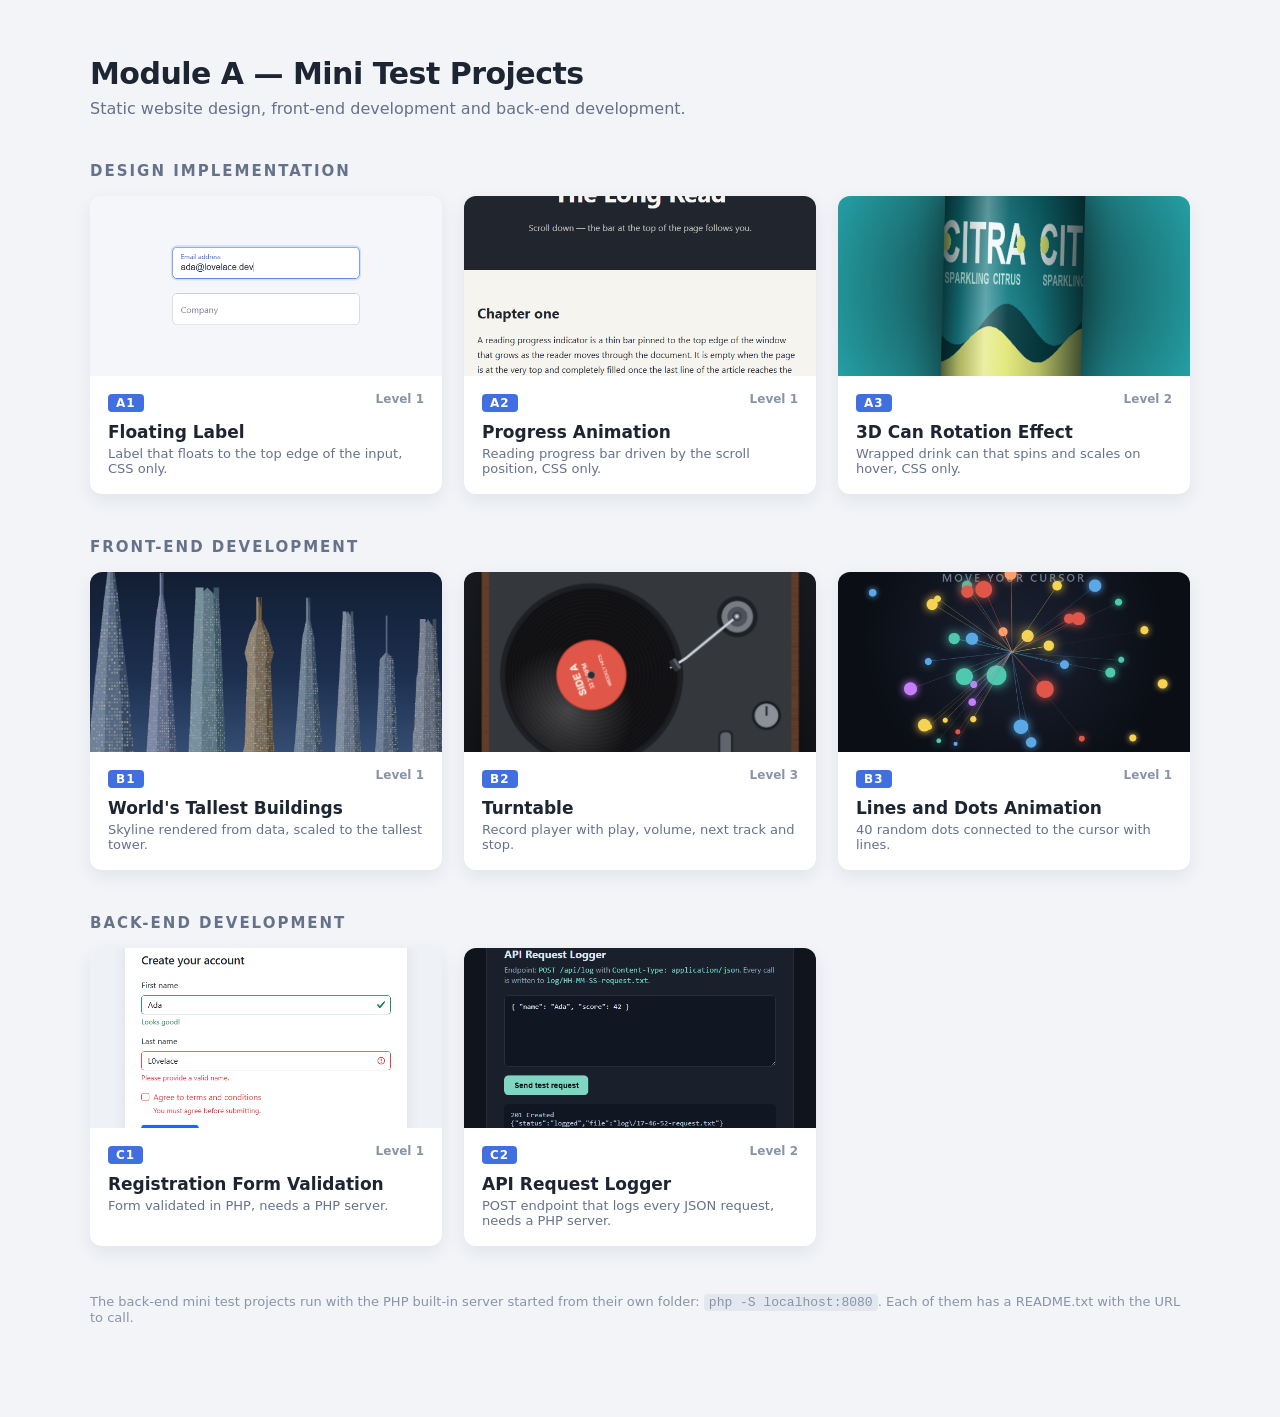
<file: index.html>
<!doctype html>
<html lang="en">
<head>
  <meta charset="utf-8">
  <meta name="viewport" content="width=device-width, initial-scale=1">
  <title>Module A — Mini Test Projects</title>
  <style>
    * {
      box-sizing: border-box;
    }

    body {
      margin: 0;
      padding: 56px 24px 80px;
      font-family: "Segoe UI", system-ui, sans-serif;
      color: #1d2532;
      background: #f2f4f8;
    }

    header {
      max-width: 1100px;
      margin: 0 auto 40px;
    }

    h1 {
      margin: 0 0 8px;
      font-size: 30px;
      letter-spacing: -0.5px;
    }

    header p {
      margin: 0;
      color: #66718a;
    }

    h2 {
      max-width: 1100px;
      margin: 44px auto 16px;
      font-size: 15px;
      font-weight: 600;
      letter-spacing: 2px;
      text-transform: uppercase;
      color: #66718a;
    }

    .grid {
      max-width: 1100px;
      margin: 0 auto;
      display: grid;
      grid-template-columns: repeat(auto-fill, minmax(300px, 1fr));
      gap: 22px;
    }

    .card {
      display: block;
      text-decoration: none;
      color: inherit;
      background: #fff;
      border-radius: 12px;
      overflow: hidden;
      box-shadow: 0 6px 18px rgba(29, 37, 50, 0.08);
      transition: transform 0.15s ease, box-shadow 0.15s ease;
    }

    .card:hover {
      transform: translateY(-3px);
      box-shadow: 0 12px 26px rgba(29, 37, 50, 0.16);
    }

    .card img {
      display: block;
      width: 100%;
      height: 180px;
      object-fit: cover;
      object-position: center;
      background: #dde2ec;
    }

    .card__body {
      padding: 16px 18px 18px;
    }

    .card__id {
      display: inline-block;
      padding: 2px 8px;
      font-size: 12px;
      font-weight: 700;
      letter-spacing: 1px;
      color: #fff;
      background: #3f6fe0;
      border-radius: 4px;
    }

    .card__level {
      float: right;
      font-size: 12px;
      font-weight: 600;
      color: #8a94a8;
    }

    .card__title {
      margin: 10px 0 4px;
      font-size: 17px;
      font-weight: 600;
    }

    .card__note {
      margin: 0;
      font-size: 13px;
      color: #66718a;
    }

    footer {
      max-width: 1100px;
      margin: 48px auto 0;
      font-size: 13px;
      color: #8a94a8;
    }

    code {
      padding: 1px 5px;
      background: #e3e7f0;
      border-radius: 4px;
    }
  </style>
</head>
<body>

  <header>
    <h1>Module A — Mini Test Projects</h1>
    <p>Static website design, front-end development and back-end development.</p>
  </header>

  <h2>Design implementation</h2>
  <div class="grid">
    <a class="card" href="A1/index.html">
      <img src="thumbnails/A1.png" alt="A1 — Floating Label">
      <div class="card__body">
        <span class="card__id">A1</span><span class="card__level">Level 1</span>
        <p class="card__title">Floating Label</p>
        <p class="card__note">Label that floats to the top edge of the input, CSS only.</p>
      </div>
    </a>

    <a class="card" href="A2/index.html">
      <img src="thumbnails/A2.png" alt="A2 — Progress Animation">
      <div class="card__body">
        <span class="card__id">A2</span><span class="card__level">Level 1</span>
        <p class="card__title">Progress Animation</p>
        <p class="card__note">Reading progress bar driven by the scroll position, CSS only.</p>
      </div>
    </a>

    <a class="card" href="A3/index.html">
      <img src="thumbnails/A3.png" alt="A3 — 3D Can Rotation Effect">
      <div class="card__body">
        <span class="card__id">A3</span><span class="card__level">Level 2</span>
        <p class="card__title">3D Can Rotation Effect</p>
        <p class="card__note">Wrapped drink can that spins and scales on hover, CSS only.</p>
      </div>
    </a>
  </div>

  <h2>Front-end development</h2>
  <div class="grid">
    <a class="card" href="B1/index.html">
      <img src="thumbnails/B1.png" alt="B1 — World's Tallest Buildings">
      <div class="card__body">
        <span class="card__id">B1</span><span class="card__level">Level 1</span>
        <p class="card__title">World's Tallest Buildings</p>
        <p class="card__note">Skyline rendered from data, scaled to the tallest tower.</p>
      </div>
    </a>

    <a class="card" href="B2/index.html">
      <img src="thumbnails/B2.png" alt="B2 — Turntable">
      <div class="card__body">
        <span class="card__id">B2</span><span class="card__level">Level 3</span>
        <p class="card__title">Turntable</p>
        <p class="card__note">Record player with play, volume, next track and stop.</p>
      </div>
    </a>

    <a class="card" href="B3/index.html">
      <img src="thumbnails/B3.png" alt="B3 — Lines and Dots Animation">
      <div class="card__body">
        <span class="card__id">B3</span><span class="card__level">Level 1</span>
        <p class="card__title">Lines and Dots Animation</p>
        <p class="card__note">40 random dots connected to the cursor with lines.</p>
      </div>
    </a>
  </div>

  <h2>Back-end development</h2>
  <div class="grid">
    <a class="card" href="C1/index.php">
      <img src="thumbnails/C1.png" alt="C1 — Registration Form Validation">
      <div class="card__body">
        <span class="card__id">C1</span><span class="card__level">Level 1</span>
        <p class="card__title">Registration Form Validation</p>
        <p class="card__note">Form validated in PHP, needs a PHP server.</p>
      </div>
    </a>

    <a class="card" href="C2/">
      <img src="thumbnails/C2.png" alt="C2 — API Request Logger">
      <div class="card__body">
        <span class="card__id">C2</span><span class="card__level">Level 2</span>
        <p class="card__title">API Request Logger</p>
        <p class="card__note">POST endpoint that logs every JSON request, needs a PHP server.</p>
      </div>
    </a>
  </div>

  <footer>
    <p>The back-end mini test projects run with the PHP built-in server started from their
      own folder: <code>php -S localhost:8080</code>. Each of them has a README.txt with the
      URL to call.</p>
  </footer>

</body>
</html>
</file>
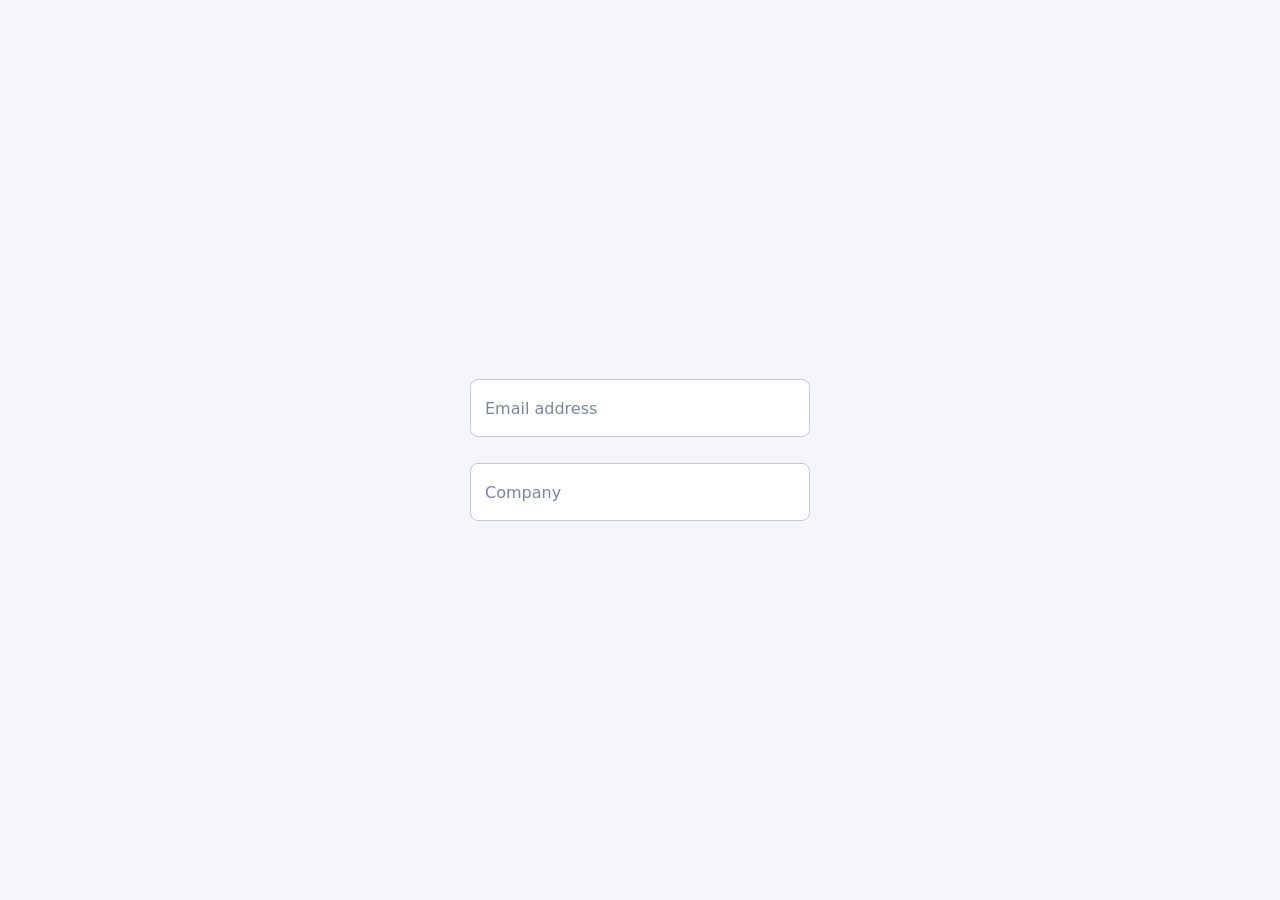
<file: A1/index.html>
<!doctype html>
<html lang="en">
<head>
  <meta charset="utf-8">
  <meta name="viewport" content="width=device-width, initial-scale=1">
  <title>A1 — Floating Label</title>
  <link rel="stylesheet" href="style.css">
</head>
<body>

  <form class="form">
    <div class="field">
      <!-- the empty placeholder makes :placeholder-shown usable as "the input is empty" -->
      <input type="text" id="email" name="email" placeholder=" " autocomplete="off">
      <label for="email">Email address</label>
    </div>

    <div class="field">
      <input type="text" id="company" name="company" placeholder=" " autocomplete="off">
      <label for="company">Company</label>
    </div>
  </form>

</body>
</html>
</file>
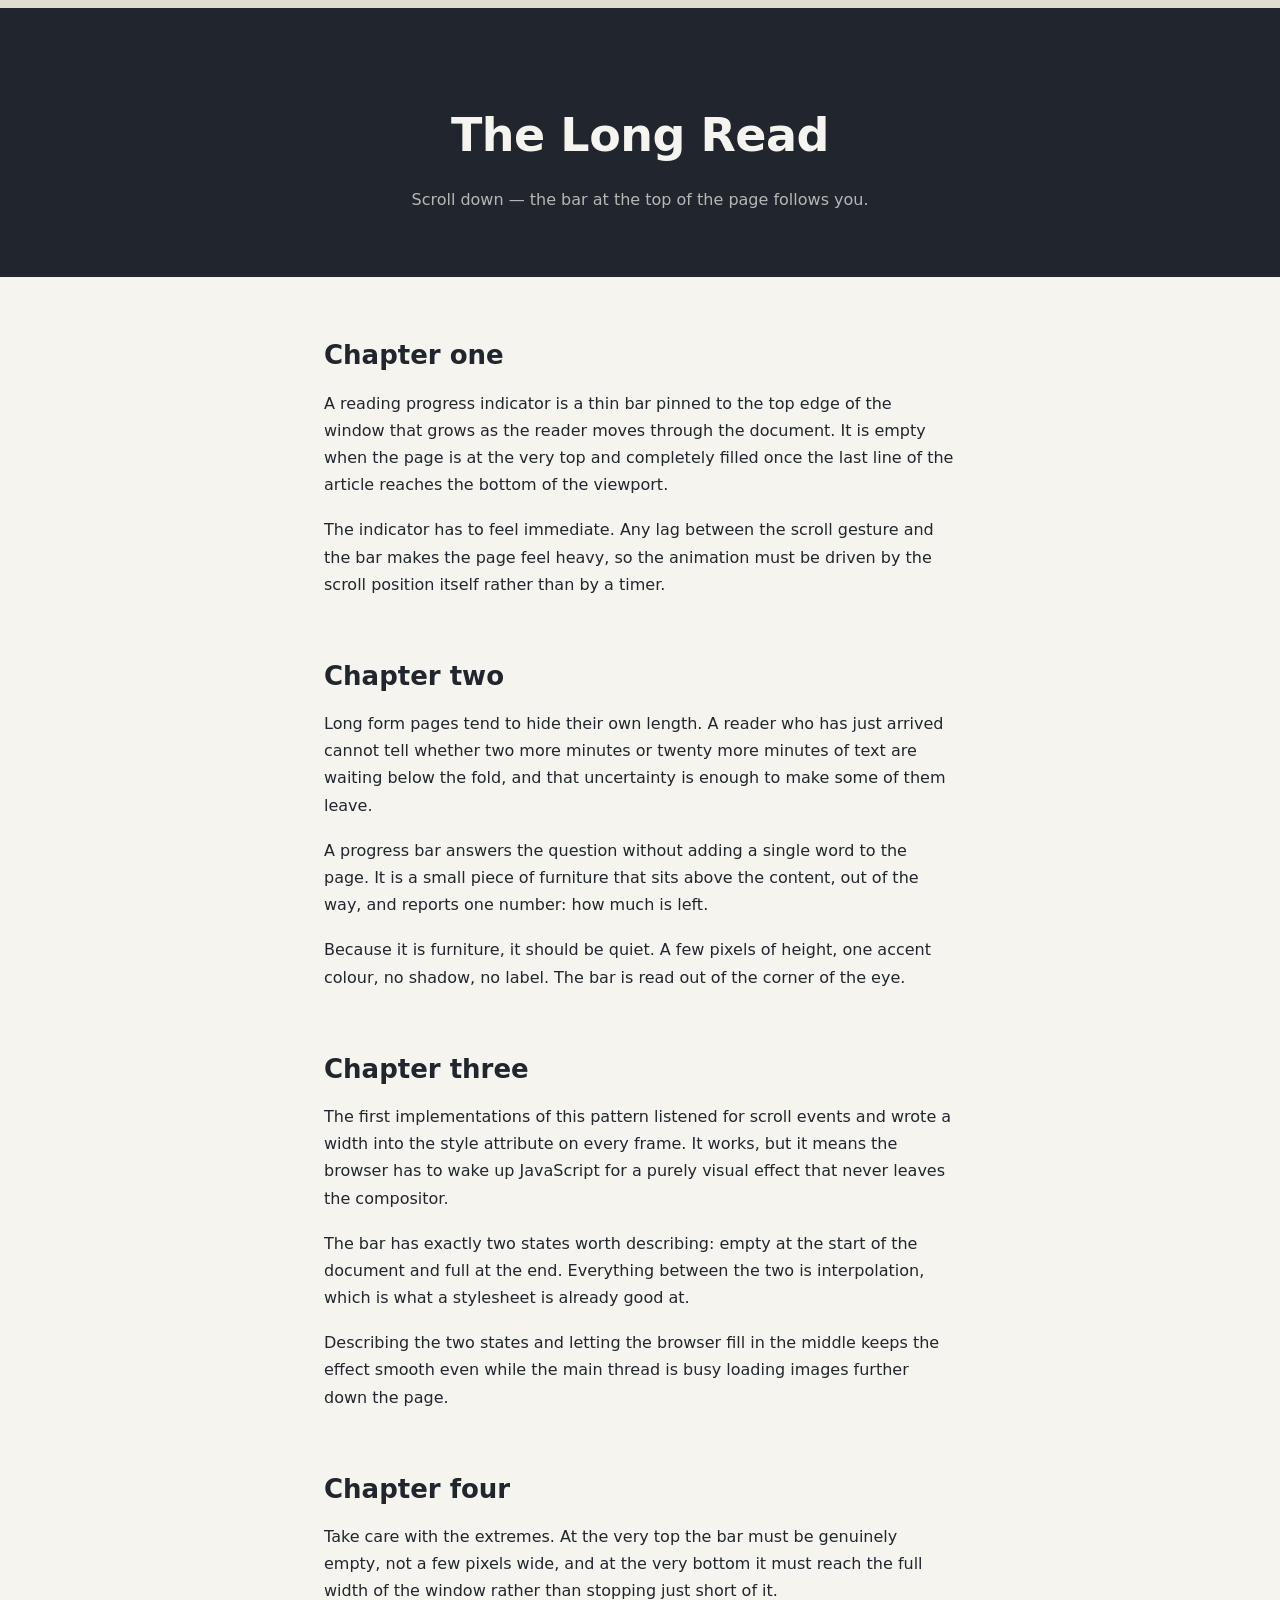
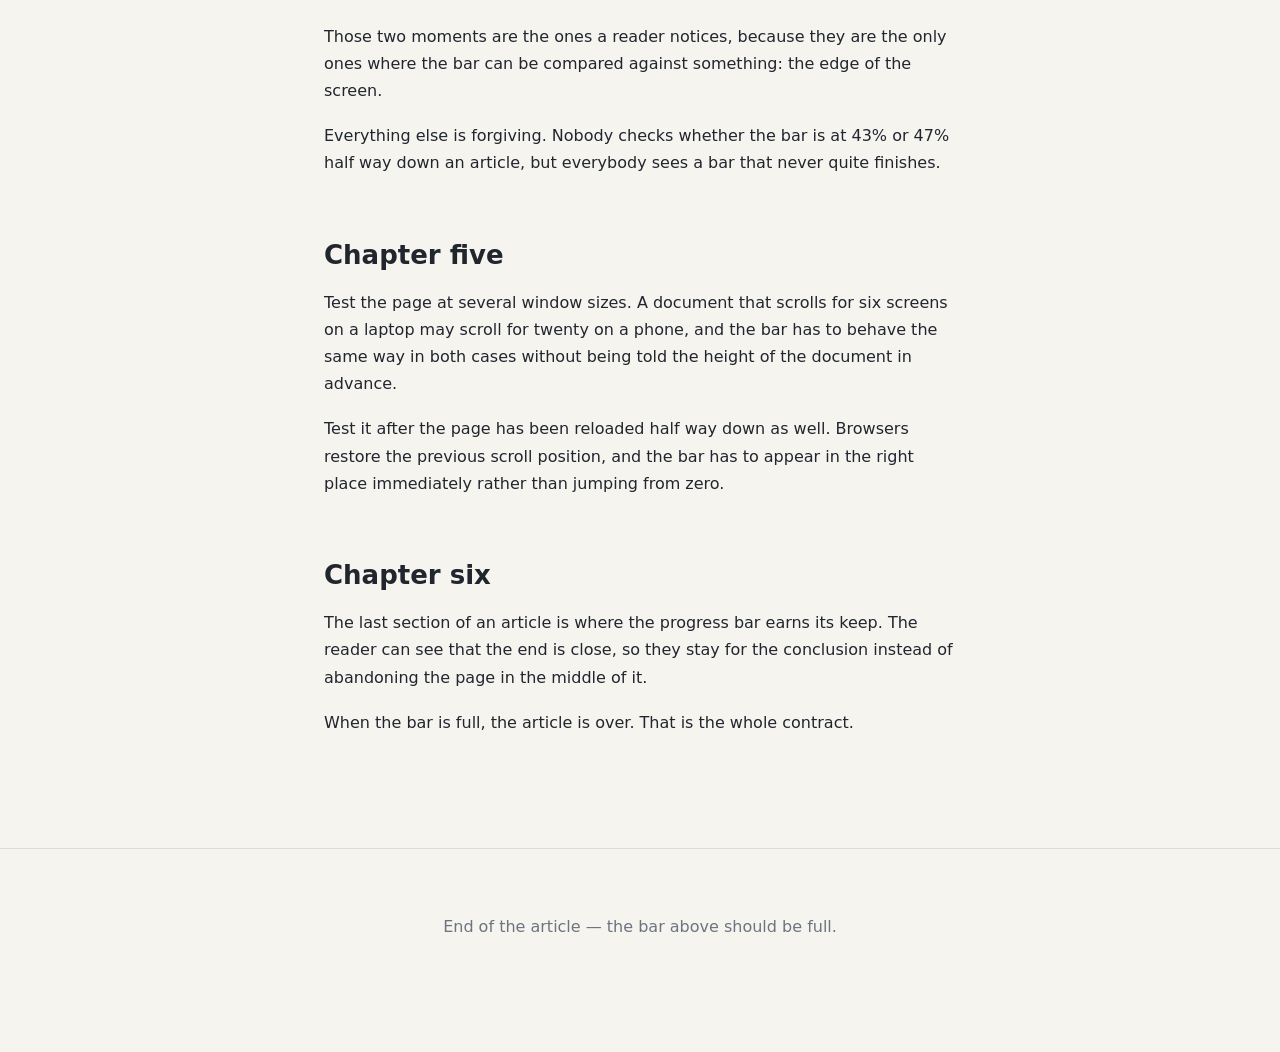
<file: A2/index.html>
<!doctype html>
<html lang="en">
<head>
  <meta charset="utf-8">
  <meta name="viewport" content="width=device-width, initial-scale=1">
  <title>A2 — Progress Animation</title>
  <link rel="stylesheet" href="style.css">
</head>
<body>

  <div class="progress">
    <div class="progress__bar"></div>
  </div>

  <header class="hero">
    <h1>The Long Read</h1>
    <p>Scroll down — the bar at the top of the page follows you.</p>
  </header>

  <main class="article">
    <section>
      <h2>Chapter one</h2>
      <p>A reading progress indicator is a thin bar pinned to the top edge of the window
        that grows as the reader moves through the document. It is empty when the page is
        at the very top and completely filled once the last line of the article reaches
        the bottom of the viewport.</p>
      <p>The indicator has to feel immediate. Any lag between the scroll gesture and the
        bar makes the page feel heavy, so the animation must be driven by the scroll
        position itself rather than by a timer.</p>
    </section>

    <section>
      <h2>Chapter two</h2>
      <p>Long form pages tend to hide their own length. A reader who has just arrived
        cannot tell whether two more minutes or twenty more minutes of text are waiting
        below the fold, and that uncertainty is enough to make some of them leave.</p>
      <p>A progress bar answers the question without adding a single word to the page. It
        is a small piece of furniture that sits above the content, out of the way, and
        reports one number: how much is left.</p>
      <p>Because it is furniture, it should be quiet. A few pixels of height, one accent
        colour, no shadow, no label. The bar is read out of the corner of the eye.</p>
    </section>

    <section>
      <h2>Chapter three</h2>
      <p>The first implementations of this pattern listened for scroll events and wrote a
        width into the style attribute on every frame. It works, but it means the browser
        has to wake up JavaScript for a purely visual effect that never leaves the
        compositor.</p>
      <p>The bar has exactly two states worth describing: empty at the start of the
        document and full at the end. Everything between the two is interpolation, which
        is what a stylesheet is already good at.</p>
      <p>Describing the two states and letting the browser fill in the middle keeps the
        effect smooth even while the main thread is busy loading images further down the
        page.</p>
    </section>

    <section>
      <h2>Chapter four</h2>
      <p>Take care with the extremes. At the very top the bar must be genuinely empty, not
        a few pixels wide, and at the very bottom it must reach the full width of the
        window rather than stopping just short of it.</p>
      <p>Those two moments are the ones a reader notices, because they are the only ones
        where the bar can be compared against something: the edge of the screen.</p>
      <p>Everything else is forgiving. Nobody checks whether the bar is at 43% or 47% half
        way down an article, but everybody sees a bar that never quite finishes.</p>
    </section>

    <section>
      <h2>Chapter five</h2>
      <p>Test the page at several window sizes. A document that scrolls for six screens on
        a laptop may scroll for twenty on a phone, and the bar has to behave the same way
        in both cases without being told the height of the document in advance.</p>
      <p>Test it after the page has been reloaded half way down as well. Browsers restore
        the previous scroll position, and the bar has to appear in the right place
        immediately rather than jumping from zero.</p>
    </section>

    <section>
      <h2>Chapter six</h2>
      <p>The last section of an article is where the progress bar earns its keep. The
        reader can see that the end is close, so they stay for the conclusion instead of
        abandoning the page in the middle of it.</p>
      <p>When the bar is full, the article is over. That is the whole contract.</p>
    </section>
  </main>

  <footer class="foot">
    <p>End of the article — the bar above should be full.</p>
  </footer>

</body>
</html>
</file>
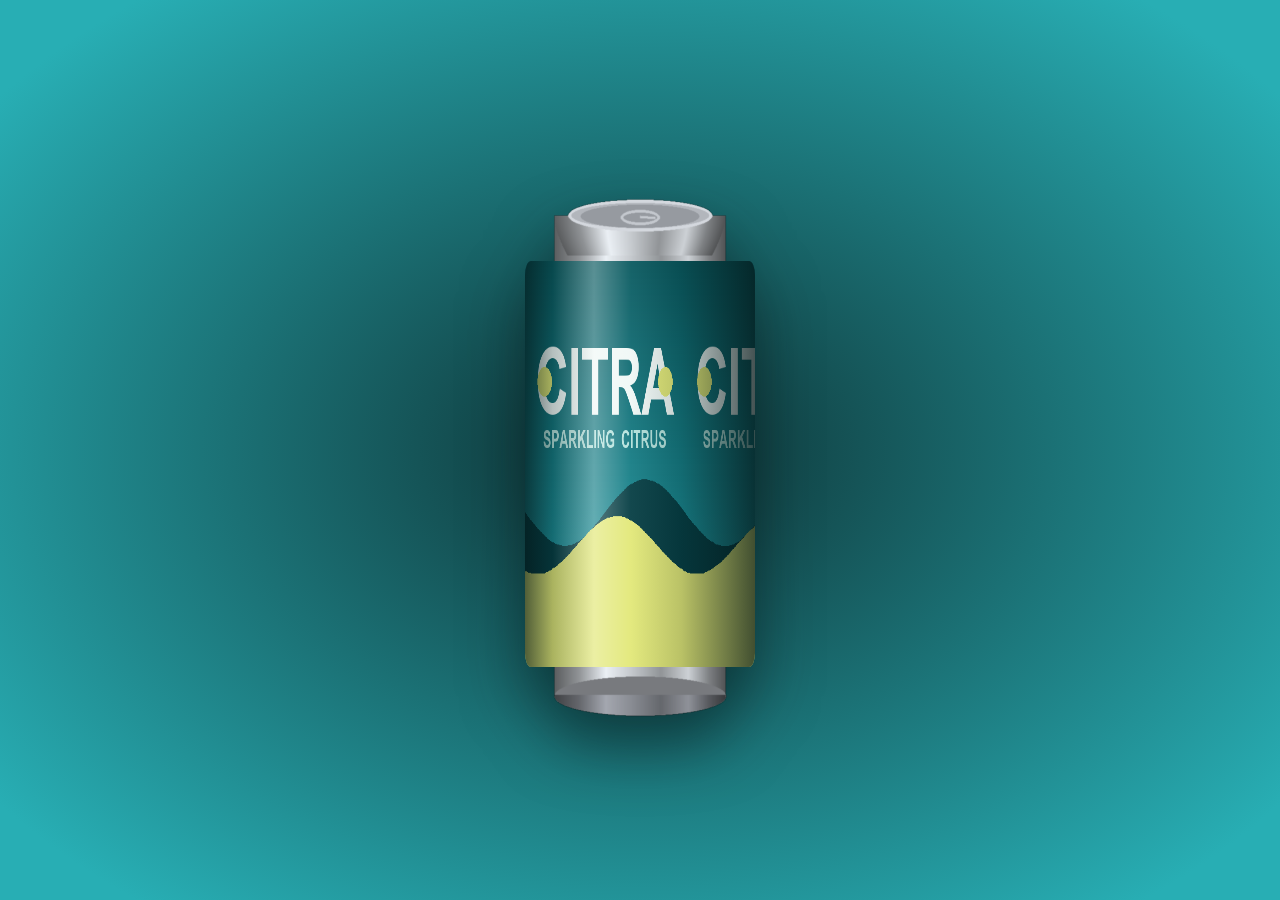
<file: A3/index.html>
<!doctype html>
<html lang="en">
<head>
  <meta charset="utf-8">
  <meta name="viewport" content="width=device-width, initial-scale=1">
  <title>A3 — 3D Can Rotation Effect</title>
  <link rel="stylesheet" href="style.css">
</head>
<body>

  <div class="stage">
    <div class="can">
      <img class="can__body" src="can.png" alt="Drink can">
      <div class="can__label"></div>
      <div class="can__gloss"></div>
    </div>
  </div>

</body>
</html>
</file>
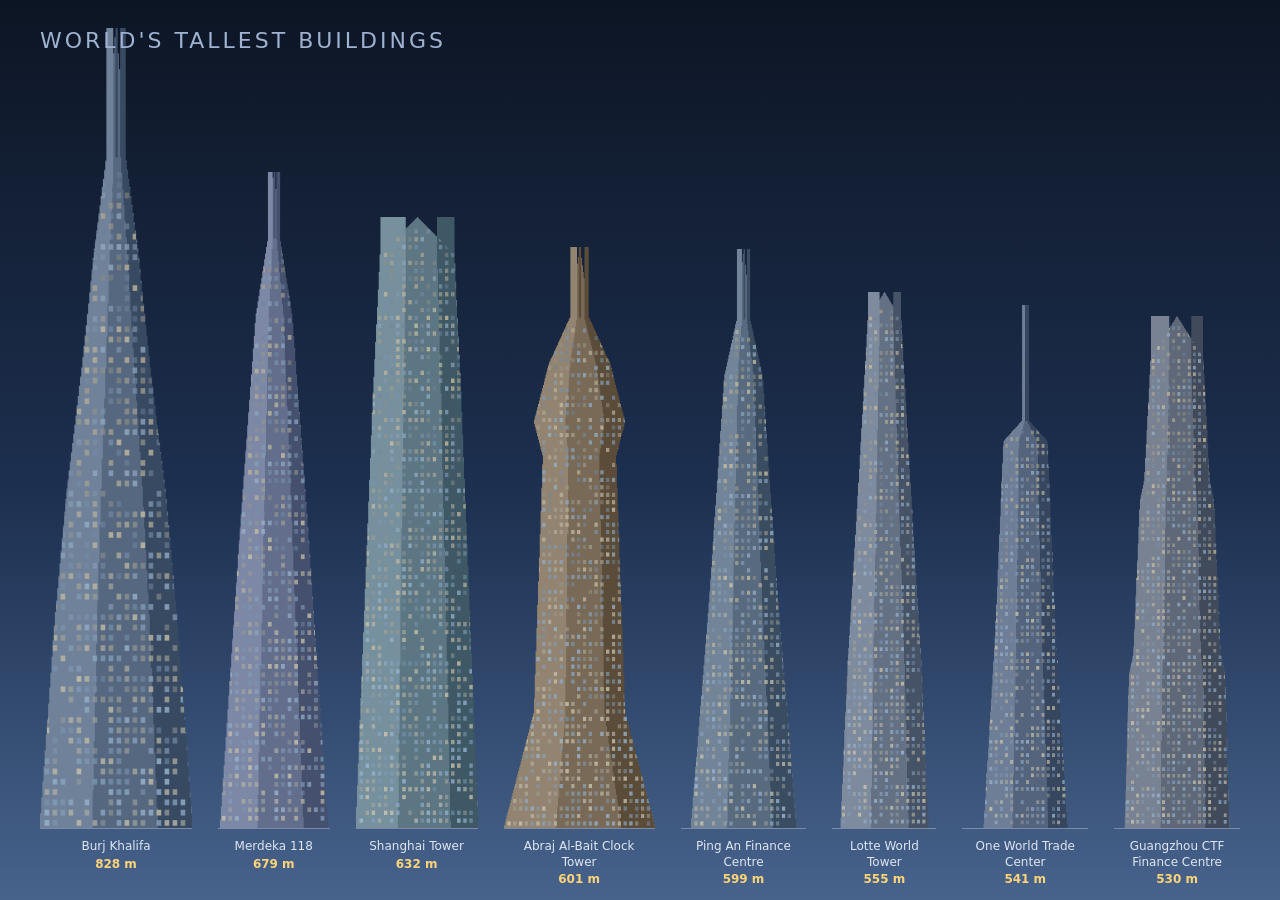
<file: B1/index.html>
<!doctype html>
<html lang="en">
<head>
  <meta charset="utf-8">
  <meta name="viewport" content="width=device-width, initial-scale=1">
  <title>B1 — World's Tallest Buildings</title>
  <link rel="stylesheet" href="style.css">
</head>
<body>

  <h1>World's tallest buildings</h1>

  <div class="skyline" id="skyline"></div>

  <script src="buildings.js"></script>
  <script src="script.js"></script>
</body>
</html>
</file>
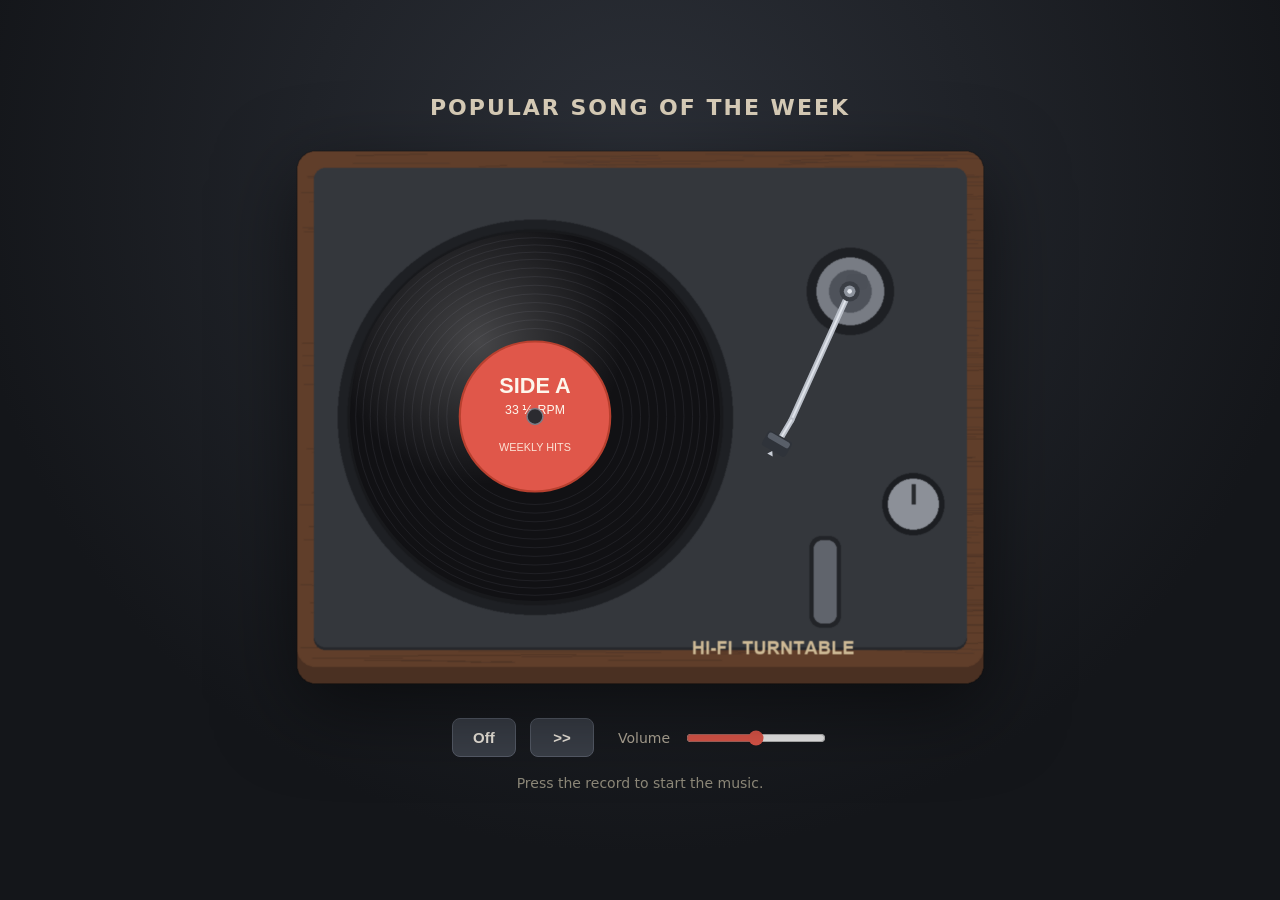
<file: B2/index.html>
<!doctype html>
<html lang="en">
<head>
  <meta charset="utf-8">
  <meta name="viewport" content="width=device-width, initial-scale=1">
  <title>B2 — Turntable</title>
  <link rel="stylesheet" href="css/style.css">
</head>
<body>

  <main class="player">
    <h1>Popular song of the week</h1>

    <div class="turntable">
      <img class="base" src="images/turntable.PNG" alt="Record player">
      <img class="wheel" src="images/circle.svg" alt="Record">
      <img class="tone-arm" src="images/armTone.svg" alt="Tone arm">
    </div>

    <div class="controls">
      <button id="off" type="button">Off</button>
      <button id="next" type="button">&gt;&gt;</button>
      <label for="volume">Volume</label>
      <input id="volume" type="range" min="0" max="1" step="0.01" value="0.5">
    </div>

    <p class="hint">Press the record to start the music.</p>
  </main>

  <script src="js/audio.js"></script>
</body>
</html>
</file>
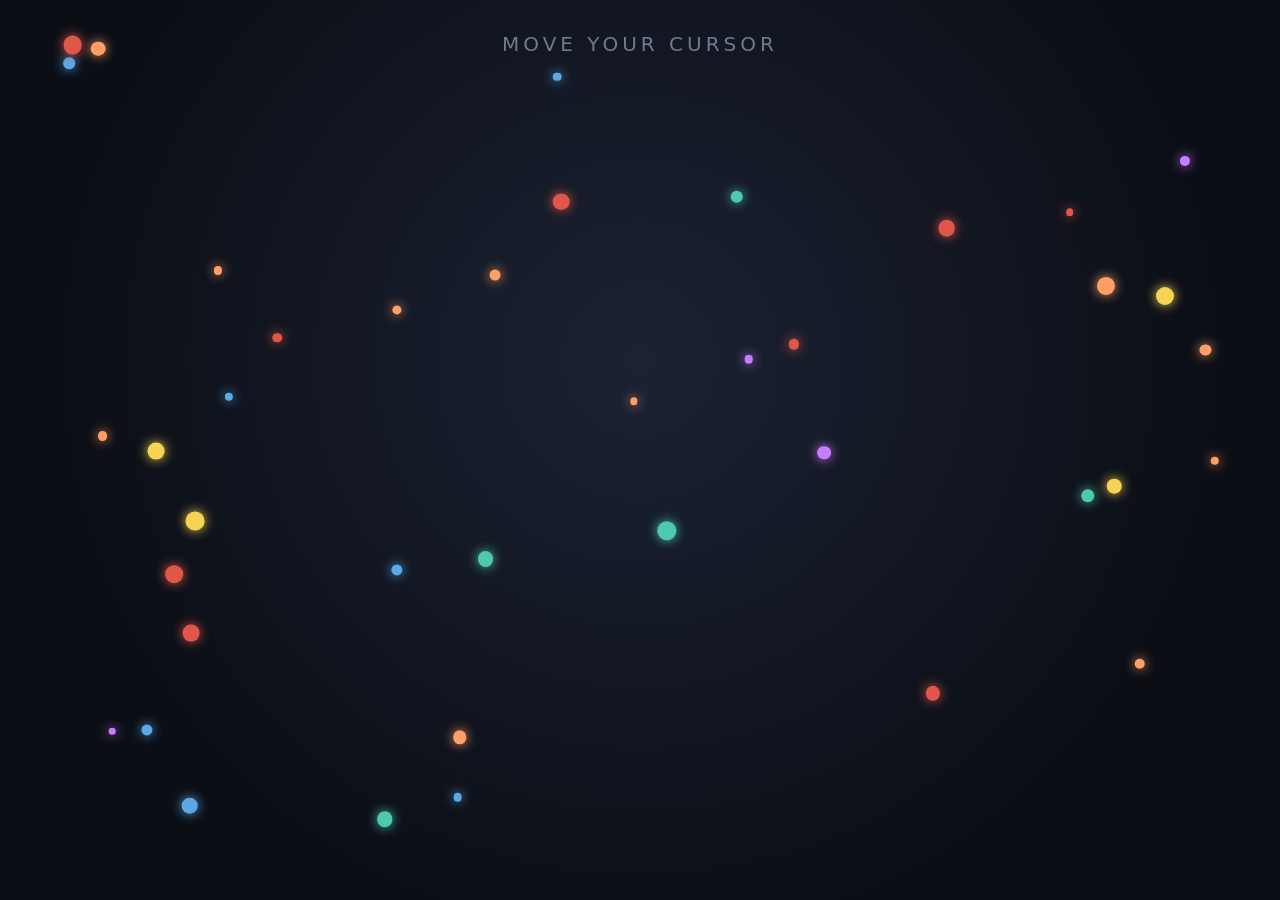
<file: B3/index.html>
<!doctype html>
<html lang="en">
<head>
  <meta charset="utf-8">
  <meta name="viewport" content="width=device-width, initial-scale=1">
  <title>B3 — Lines and Dots Animation</title>
  <link rel="stylesheet" href="style.css">
</head>
<body>

  <h1>Move your cursor</h1>

  <script src="script.js"></script>
</body>
</html>
</file>
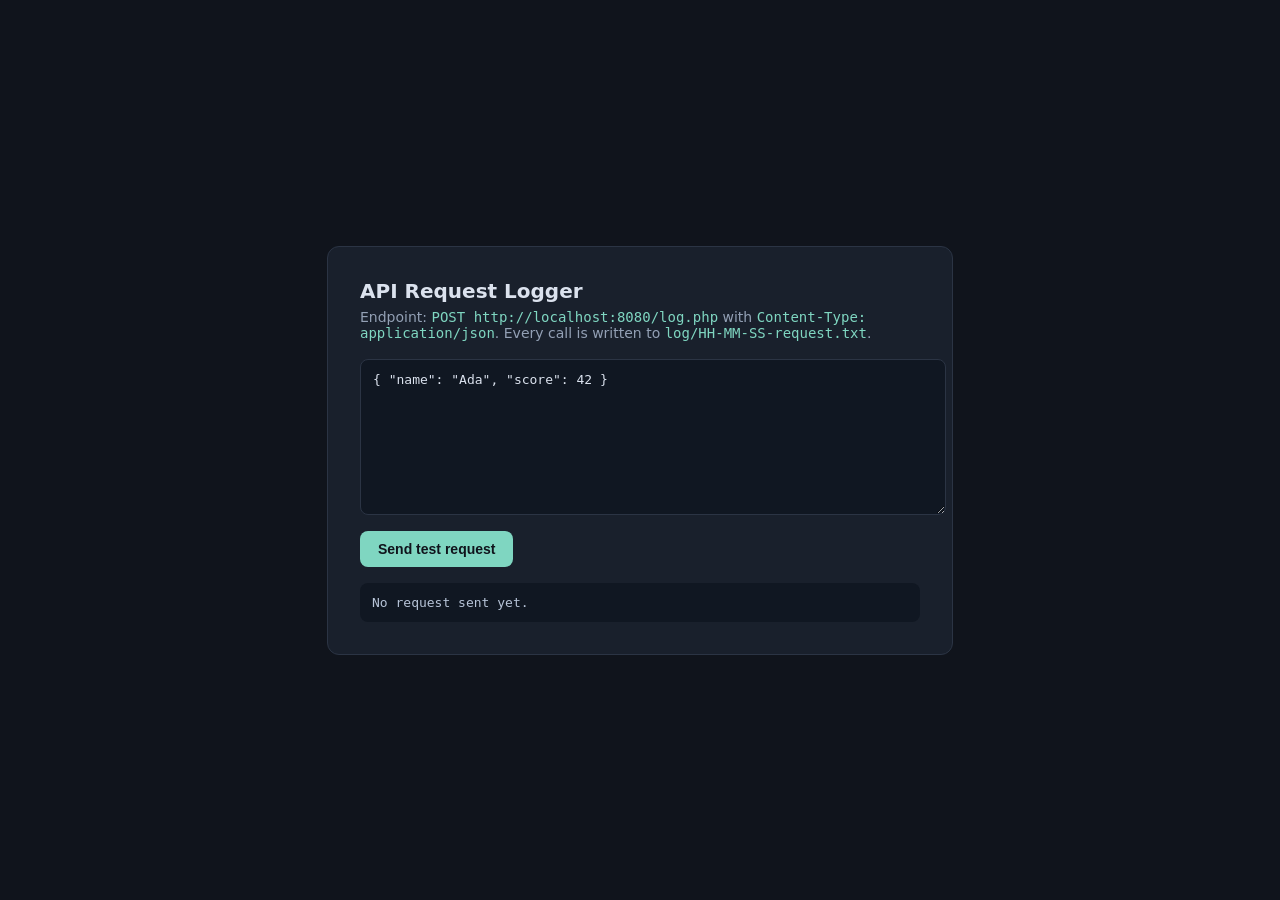
<file: C2/index.html>
<!doctype html>
<html lang="en">
<head>
  <meta charset="utf-8">
  <meta name="viewport" content="width=device-width, initial-scale=1">
  <title>C2 — API Request Logger</title>
  <style>
    body {
      margin: 0;
      min-height: 100vh;
      display: flex;
      justify-content: center;
      align-items: center;
      font-family: "Segoe UI", system-ui, sans-serif;
      background: #10141c;
      color: #dbe2ee;
    }

    .panel {
      width: 560px;
      max-width: 92vw;
      padding: 32px;
      background: #19202c;
      border: 1px solid #2b3444;
      border-radius: 12px;
    }

    h1 {
      margin: 0 0 6px;
      font-size: 20px;
    }

    p {
      margin: 0 0 18px;
      color: #93a0b5;
      font-size: 14px;
    }

    code {
      color: #7fd6c1;
    }

    textarea {
      width: 100%;
      height: 130px;
      padding: 12px;
      font-family: Consolas, monospace;
      font-size: 13px;
      color: #dbe2ee;
      background: #101722;
      border: 1px solid #2b3444;
      border-radius: 8px;
      resize: vertical;
    }

    button {
      margin-top: 12px;
      padding: 10px 18px;
      font-size: 14px;
      font-weight: 600;
      color: #10141c;
      background: #7fd6c1;
      border: 0;
      border-radius: 8px;
      cursor: pointer;
    }

    pre {
      margin: 16px 0 0;
      padding: 12px;
      font-size: 13px;
      color: #b7c4d8;
      background: #101722;
      border-radius: 8px;
      white-space: pre-wrap;
    }
  </style>
</head>
<body>

  <main class="panel">
    <h1>API Request Logger</h1>
    <p>Endpoint: <code>POST http://localhost:8080/log.php</code> with
      <code>Content-Type: application/json</code>. Every call is written to
      <code>log/HH-MM-SS-request.txt</code>.</p>

    <textarea id="payload">{ "name": "Ada", "score": 42 }</textarea>
    <button id="send" type="button">Send test request</button>

    <pre id="result">No request sent yet.</pre>
  </main>

  <script>
    document.getElementById("send").addEventListener("click", async function () {
      const result = document.getElementById("result");

      const response = await fetch("log.php", {
        method: "POST",
        headers: { "Content-Type": "application/json" },
        body: document.getElementById("payload").value
      });

      result.textContent = response.status + " " + response.statusText + "\n" +
        (await response.text());
    });
  </script>
</body>
</html>
</file>
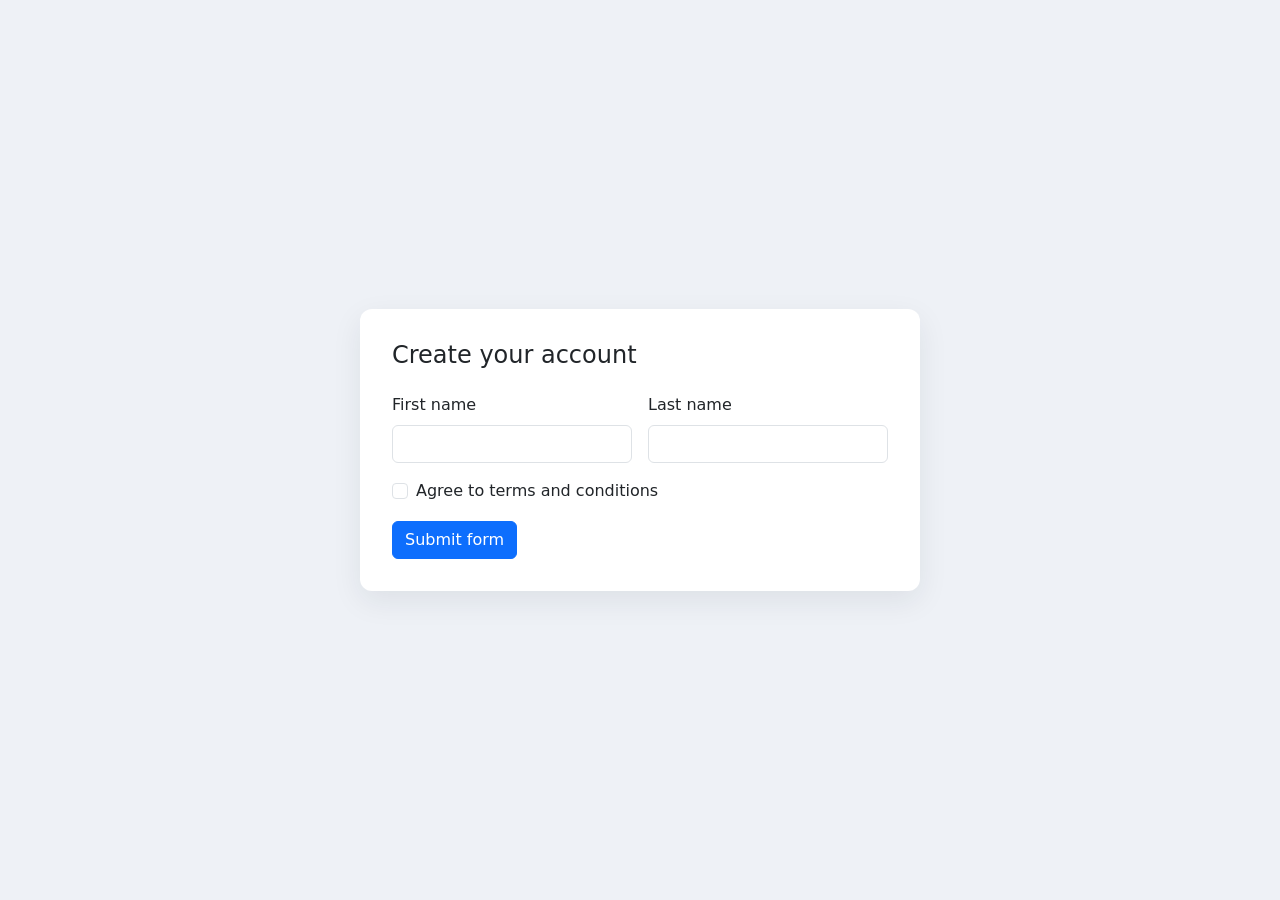
<file: assets/C1/index.html>
<!doctype html>
<html lang="en">
<head>
  <meta charset="utf-8">
  <meta name="viewport" content="width=device-width, initial-scale=1">
  <title>C1 — Registration</title>
  <link rel="stylesheet" href="bootstrap.min.css">
  <link rel="stylesheet" href="style.css">
</head>
<body>

  <main class="registration">
    <h1 class="h4 mb-4">Create your account</h1>

    <form class="row g-3" novalidate>
      <div class="col-md-6">
        <label for="firstName" class="form-label">First name</label>
        <input type="text" class="form-control" id="firstName" name="firstName" value="">
        <div class="valid-feedback">Looks good!</div>
        <div class="invalid-feedback">Please provide a valid name.</div>
      </div>

      <div class="col-md-6">
        <label for="lastName" class="form-label">Last name</label>
        <input type="text" class="form-control" id="lastName" name="lastName" value="">
        <div class="valid-feedback">Looks good!</div>
        <div class="invalid-feedback">Please provide a valid name.</div>
      </div>

      <div class="col-12">
        <div class="form-check">
          <input class="form-check-input" type="checkbox" id="terms" name="terms" value="1">
          <label class="form-check-label" for="terms">
            Agree to terms and conditions
          </label>
          <div class="invalid-feedback">You must agree before submitting.</div>
        </div>
      </div>

      <div class="col-12">
        <button class="btn btn-primary" type="submit">Submit form</button>
      </div>
    </form>
  </main>

</body>
</html>
</file>
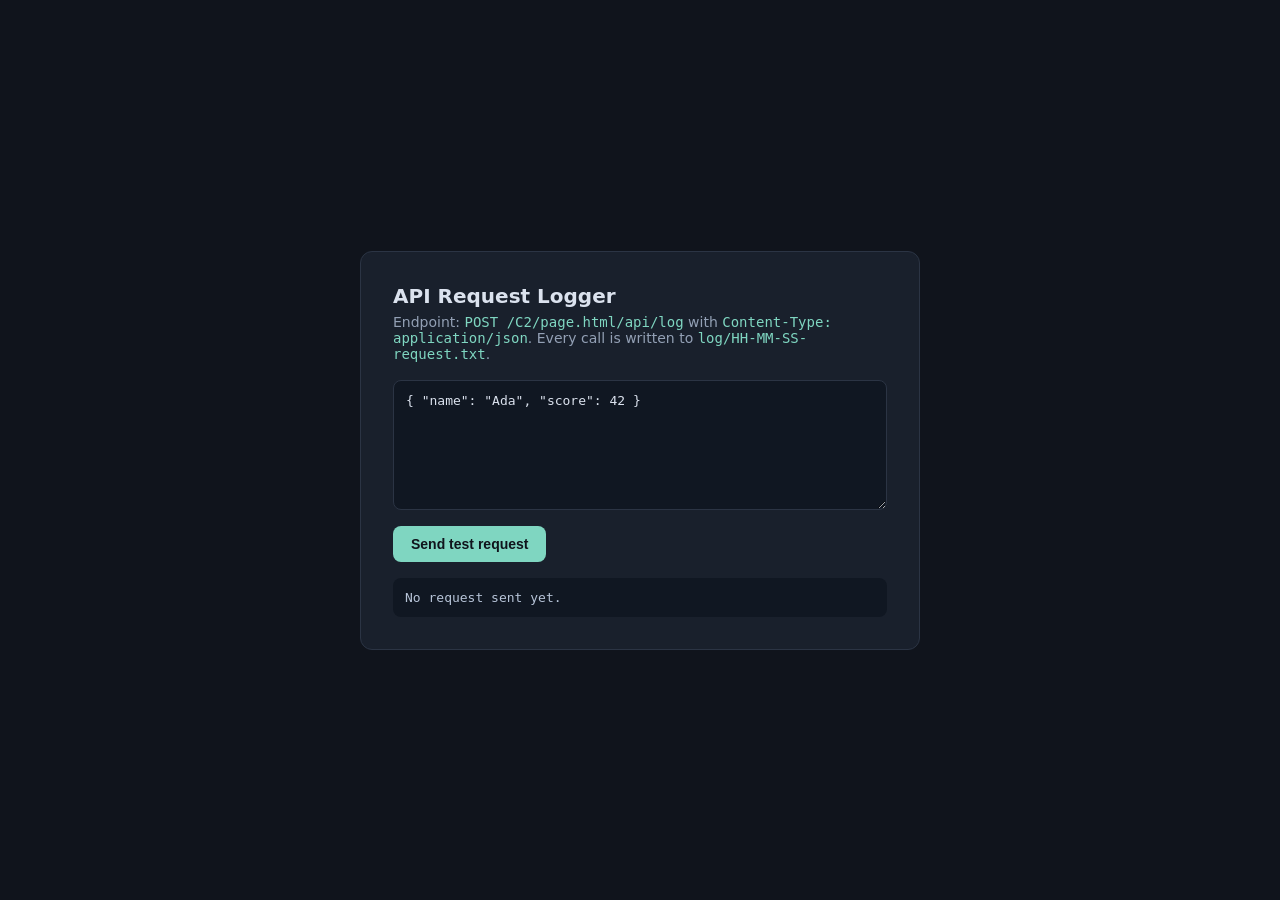
<file: C2/page.html>
<!doctype html>
<html lang="en">
<head>
  <meta charset="utf-8">
  <meta name="viewport" content="width=device-width, initial-scale=1">
  <title>C2 — API Request Logger</title>
  <style>
    * {
      box-sizing: border-box;
    }

    body {
      margin: 0;
      min-height: 100vh;
      display: flex;
      justify-content: center;
      align-items: center;
      font-family: "Segoe UI", system-ui, sans-serif;
      background: #10141c;
      color: #dbe2ee;
    }

    .panel {
      width: 560px;
      max-width: 92vw;
      padding: 32px;
      background: #19202c;
      border: 1px solid #2b3444;
      border-radius: 12px;
    }

    h1 {
      margin: 0 0 6px;
      font-size: 20px;
    }

    p {
      margin: 0 0 18px;
      color: #93a0b5;
      font-size: 14px;
    }

    code {
      color: #7fd6c1;
    }

    textarea {
      width: 100%;
      height: 130px;
      padding: 12px;
      font-family: Consolas, monospace;
      font-size: 13px;
      color: #dbe2ee;
      background: #101722;
      border: 1px solid #2b3444;
      border-radius: 8px;
      resize: vertical;
    }

    button {
      margin-top: 12px;
      padding: 10px 18px;
      font-size: 14px;
      font-weight: 600;
      color: #10141c;
      background: #7fd6c1;
      border: 0;
      border-radius: 8px;
      cursor: pointer;
    }

    pre {
      margin: 16px 0 0;
      padding: 12px;
      font-size: 13px;
      color: #b7c4d8;
      background: #101722;
      border-radius: 8px;
      white-space: pre-wrap;
    }
  </style>
</head>
<body>

  <main class="panel">
    <h1>API Request Logger</h1>
    <p>Endpoint: <code id="endpoint">POST /api/log</code> with
      <code>Content-Type: application/json</code>. Every call is written to
      <code>log/HH-MM-SS-request.txt</code>.</p>

    <textarea id="payload">{ "name": "Ada", "score": 42 }</textarea>
    <button id="send" type="button">Send test request</button>

    <pre id="result">No request sent yet.</pre>
  </main>

  <script>
    // Works whether the server was started in this folder (/api/log) or in the
    // repository root (/C2/api/log).
    const endpoint = location.pathname.replace(/\/$/, "") + "/api/log";
    document.getElementById("endpoint").textContent = "POST " + endpoint;

    document.getElementById("send").addEventListener("click", async function () {
      const result = document.getElementById("result");

      const response = await fetch(endpoint, {
        method: "POST",
        headers: { "Content-Type": "application/json" },
        body: document.getElementById("payload").value
      });

      result.textContent = response.status + " " + response.statusText + "\n" +
        (await response.text());
    });
  </script>
</body>
</html>
</file>
<file: A1/style.css>
/* A1 — Floating Label. HTML and CSS only, no JavaScript. */

* {
  box-sizing: border-box;
}

body {
  margin: 0;
  min-height: 100vh;
  display: flex;
  justify-content: center;
  align-items: center;
  font-family: "Segoe UI", system-ui, sans-serif;
  background: #f4f6fa;
}

.form {
  display: flex;
  flex-direction: column;
  gap: 26px;
  width: 340px;
}

.field {
  position: relative;
}

.field input {
  width: 100%;
  height: 58px;
  padding: 22px 14px 6px;
  font-size: 16px;
  color: #1c2331;
  background: #fff;
  border: 1px solid #c3cad6;
  border-radius: 8px;
  outline: none;
  transition: border-color 0.2s ease, box-shadow 0.2s ease;
}

.field input:focus {
  border-color: #3f6fe0;
  box-shadow: 0 0 0 3px rgba(63, 111, 224, 0.16);
}

.field label {
  position: absolute;
  left: 15px;
  top: 50%;
  transform: translateY(-50%);
  font-size: 16px;
  color: #7c869a;
  pointer-events: none;
  transition: top 0.18s ease, transform 0.18s ease, font-size 0.18s ease, color 0.18s ease;
}

/* Float the label while the input is focused, and keep it floating as long as the
   input has a value (the placeholder is only shown while the field is empty). */
.field input:focus + label,
.field input:not(:placeholder-shown) + label {
  top: 9px;
  transform: none;
  font-size: 12px;
  color: #3f6fe0;
}

.field input:not(:focus):not(:placeholder-shown) + label {
  color: #7c869a;
}
</file>
<file: A2/style.css>
/* A2 — Progress Animation. HTML and CSS only, no JavaScript.
   The bar is driven by a CSS scroll timeline: the animation runs from 0% to 100%
   as the document scrolls from the top to the bottom. */

* {
	box-sizing: border-box;
}

body {
	margin: 0;
	font-family: 'Segoe UI', system-ui, sans-serif;
	color: #21262e;
	background: #f6f4ef;
	line-height: 1.7;
}

/* --- progress bar ------------------------------------------------------- */

.progress {
	position: fixed;
	top: 0;
	left: 0;
	width: 100%;
	height: 8px;
	background: #e0dcd2;
	z-index: 10;
}

.progress__bar {
	height: 100%;
	width: 0;
	background: linear-gradient(90deg, #ff7a45, #e0574a);

	animation: fill-progress linear;
	animation-timeline: scroll(root);
}

@keyframes fill-progress {
	from {
		width: 0;
	}

	to {
		width: 100%;
	}
}

/* --- page --------------------------------------------------------------- */

.hero {
	padding: 96px 24px 64px;
	text-align: center;
	background: #21262e;
	color: #f6f4ef;
}

.hero h1 {
	margin: 0 0 12px;
	font-size: 46px;
	letter-spacing: -0.5px;
}

.hero p {
	margin: 0;
	opacity: 0.7;
}

.article {
	max-width: 680px;
	margin: 0 auto;
	padding: 56px 24px;
}

.article section {
	margin-bottom: 56px;
}

.article h2 {
	font-size: 26px;
	margin: 0 0 12px;
}

.article p {
	margin: 0 0 18px;
}

.foot {
	padding: 48px 24px 96px;
	text-align: center;
	color: #6c7480;
	border-top: 1px solid #e0dcd2;
}
</file>
<file: A3/style.css>
/* A3 — 3D Can Rotation Effect. CSS only, no JavaScript.
   The label is a horizontally repeating background image. Scrolling that background
   by exactly one tile while the can tilts and scales makes the can look as if it
   were spinning around its own axis. */

body {
  margin: 0;
  min-height: 100vh;
  display: flex;
  justify-content: center;
  align-items: center;
  background: radial-gradient(at 50%, #081718 -20%, #28aeb4 90%);
}

.stage {
  perspective: 1200px;
}

.can {
  position: relative;
  width: 240px;
  transform-style: preserve-3d;
  transition: transform 0.6s ease;
  filter: drop-shadow(0 30px 30px rgba(3, 20, 21, 0.55));
  cursor: pointer;
}

.can__body {
  display: block;
  width: 100%;
}

/* The label sits on the straight part of the can. */
.can__label,
.can__gloss {
  position: absolute;
  left: 2%;
  right: 2%;
  top: 17%;
  bottom: 12%;
  border-radius: 6px / 14px;
}

.can__label {
  background-image: url("wrapper.png");
  background-size: 320px 100%;
  background-repeat: repeat-x;
  background-position-x: 0;
}

/* Shading on top of the label: dark at both edges, bright where the cylinder
   catches the light, so the flat artwork reads as wrapped around the can. */
.can__gloss {
  background:
    linear-gradient(90deg,
      rgba(3, 20, 21, 0.65) 0%,
      rgba(3, 20, 21, 0.25) 12%,
      rgba(255, 255, 255, 0.32) 30%,
      rgba(255, 255, 255, 0.05) 46%,
      rgba(3, 20, 21, 0.18) 68%,
      rgba(3, 20, 21, 0.72) 100%);
  pointer-events: none;
}

/* --- hover: rotate and scale -------------------------------------------- */

.can:hover {
  animation: tilt 3s ease-in-out infinite;
}

.can:hover .can__label {
  animation: spin 3s linear infinite;
}

@keyframes spin {
  from {
    background-position-x: 0;
  }

  to {
    /* one full tile of the wrapper = one full turn of the can */
    background-position-x: -320px;
  }
}

@keyframes tilt {
  0% {
    transform: scale(1.12) rotateY(-9deg) rotateZ(-1.5deg);
  }

  50% {
    transform: scale(1.12) rotateY(9deg) rotateZ(1.5deg);
  }

  100% {
    transform: scale(1.12) rotateY(-9deg) rotateZ(-1.5deg);
  }
}
</file>
<file: B1/style.css>
/* B1 — World's Tallest Buildings */

* {
  box-sizing: border-box;
}

body {
  margin: 0;
  min-height: 100vh;
  display: flex;
  flex-direction: column;
  justify-content: flex-end;
  font-family: "Segoe UI", system-ui, sans-serif;
  color: #dfe6f2;
  background: linear-gradient(#0d1524 0%, #1d3050 55%, #47638c 100%);
}

h1 {
  position: absolute;
  top: 28px;
  left: 40px;
  margin: 0;
  font-size: 22px;
  font-weight: 500;
  letter-spacing: 3px;
  text-transform: uppercase;
  color: #9fb2d0;
}

.skyline {
  display: flex;
  align-items: flex-end;   /* every tower stands on the same ground line */
  justify-content: center;
  gap: 26px;
  padding: 0 40px;
  overflow-x: auto;
}

.building {
  margin: 0;
  display: flex;
  flex-direction: column;
  align-items: center;
}

.building img {
  display: block;
  width: auto;             /* height is set from the data, so the ratio is kept */
}

.building figcaption {
  height: 72px;            /* same height for every caption keeps the towers aligned */
  padding-top: 10px;
  display: flex;
  flex-direction: column;
  align-items: center;
  gap: 2px;
  border-top: 1px solid rgba(223, 230, 242, 0.35);
  align-self: stretch;
  text-align: center;
}

.building .name {
  font-size: 12px;
  max-width: 130px;
  line-height: 1.3;
}

.building .height {
  font-size: 12px;
  font-weight: 700;
  color: #ffd479;
}
</file>
<file: B2/css/style.css>
/* B2 — Turntable */

* {
  box-sizing: border-box;
}

body {
  margin: 0;
  min-height: 100vh;
  display: flex;
  justify-content: center;
  align-items: center;
  font-family: "Segoe UI", system-ui, sans-serif;
  color: #f2ece2;
  background: radial-gradient(circle at 50% 20%, #2c3038, #14161a 70%);
}

.player {
  text-align: center;
  padding: 24px;
}

.player h1 {
  font-size: 22px;
  font-weight: 600;
  letter-spacing: 2px;
  text-transform: uppercase;
  margin: 0 0 24px;
  color: #d8cdb8;
}

/* --- the record player -------------------------------------------------- */

.turntable {
  position: relative;
  width: 700px;
  max-width: 92vw;
  margin: 0 auto;
  filter: drop-shadow(0 24px 40px rgba(0, 0, 0, 0.55));
}

.base {
  display: block;
  width: 100%;
}

.wheel {
  position: absolute;
  width: 53.6%;
  left: 8.2%;
  top: 15.6%;
  cursor: pointer;
}

.tone-arm {
  position: absolute;
  width: 20%;
  left: 63.3%;
  top: 22.7%;
  /* the pivot of the arm inside its own image */
  transform-origin: 83.3% 11.5%;
  transform: rotate(0deg);
  /* used when the animation is removed, so the arm swings back to its rest position */
  transition: transform 0.8s ease;
}

/* The record spins and the arm swings over it while a song is playing. */
.wheel.animation {
  animation: spin 1.8s linear infinite;
}

.tone-arm.animation {
  animation: arm-play 30s linear forwards;
}

@keyframes spin {
  to {
    transform: rotate(360deg);
  }
}

@keyframes arm-play {
  0% {
    transform: rotate(0deg);
  }

  6% {
    transform: rotate(38deg);   /* the needle drops onto the outer edge */
  }

  100% {
    transform: rotate(52deg);   /* and slowly travels towards the label */
  }
}

/* --- controls ----------------------------------------------------------- */

.controls {
  display: flex;
  align-items: center;
  justify-content: center;
  gap: 14px;
  margin-top: 28px;
}

.controls button {
  min-width: 64px;
  padding: 10px 18px;
  font-size: 15px;
  font-weight: 600;
  color: #f2ece2;
  background: #3a3f48;
  border: 1px solid #565c68;
  border-radius: 8px;
  cursor: pointer;
}

.controls button:hover {
  background: #474d58;
}

.controls label {
  margin-left: 10px;
  font-size: 14px;
  color: #b3aa9a;
}

.controls input[type="range"] {
  width: 140px;
  accent-color: #e0574a;
}

.hint {
  margin-top: 18px;
  font-size: 14px;
  color: #8d8879;
}
</file>
<file: B3/style.css>
/* B3 — Lines and Dots (starter styles)
   Base styles for the page. The dots and the lines are created from JavaScript.

   Use these colours for the dots:
   ["#f7d354", "#e0574a", "#4ec9b0", "#5aa9e6", "#c77dff", "#ff9f68"]
*/

* {
  box-sizing: border-box;
}

html,
body {
  height: 100%;
}

body {
  margin: 0;
  overflow: hidden;
  font-family: "Segoe UI", system-ui, sans-serif;
  background: radial-gradient(circle at 50% 40%, #1b2233, #0b0e15 70%);
}

h1 {
  position: absolute;
  top: 32px;
  left: 0;
  right: 0;
  margin: 0;
  text-align: center;
  font-size: 20px;
  font-weight: 500;
  letter-spacing: 4px;
  text-transform: uppercase;
  color: #6f7a90;
  pointer-events: none;
}

.dot {
  position: absolute;
  border-radius: 50%;
  transform: translate(-50%, -50%);
  transition: transform 0.15s ease-out;
}

.line {
  position: absolute;
  height: 1px;
  transform-origin: 0 0;
  pointer-events: none;
}
</file>
<file: assets/C1/style.css>
/* C1 — Registration Form Validation (starter styles) */

body {
  min-height: 100vh;
  display: flex;
  justify-content: center;
  align-items: center;
  background: #eef1f6;
}

.registration {
  width: 100%;
  max-width: 560px;
  margin: 40px;
  padding: 32px;
  background: #fff;
  border-radius: 12px;
  box-shadow: 0 10px 30px rgba(24, 32, 51, 0.08);
}

.success {
  padding: 40px 0;
  text-align: center;
  font-size: 32px;
  font-weight: 600;
  color: #198754;
}
</file>
